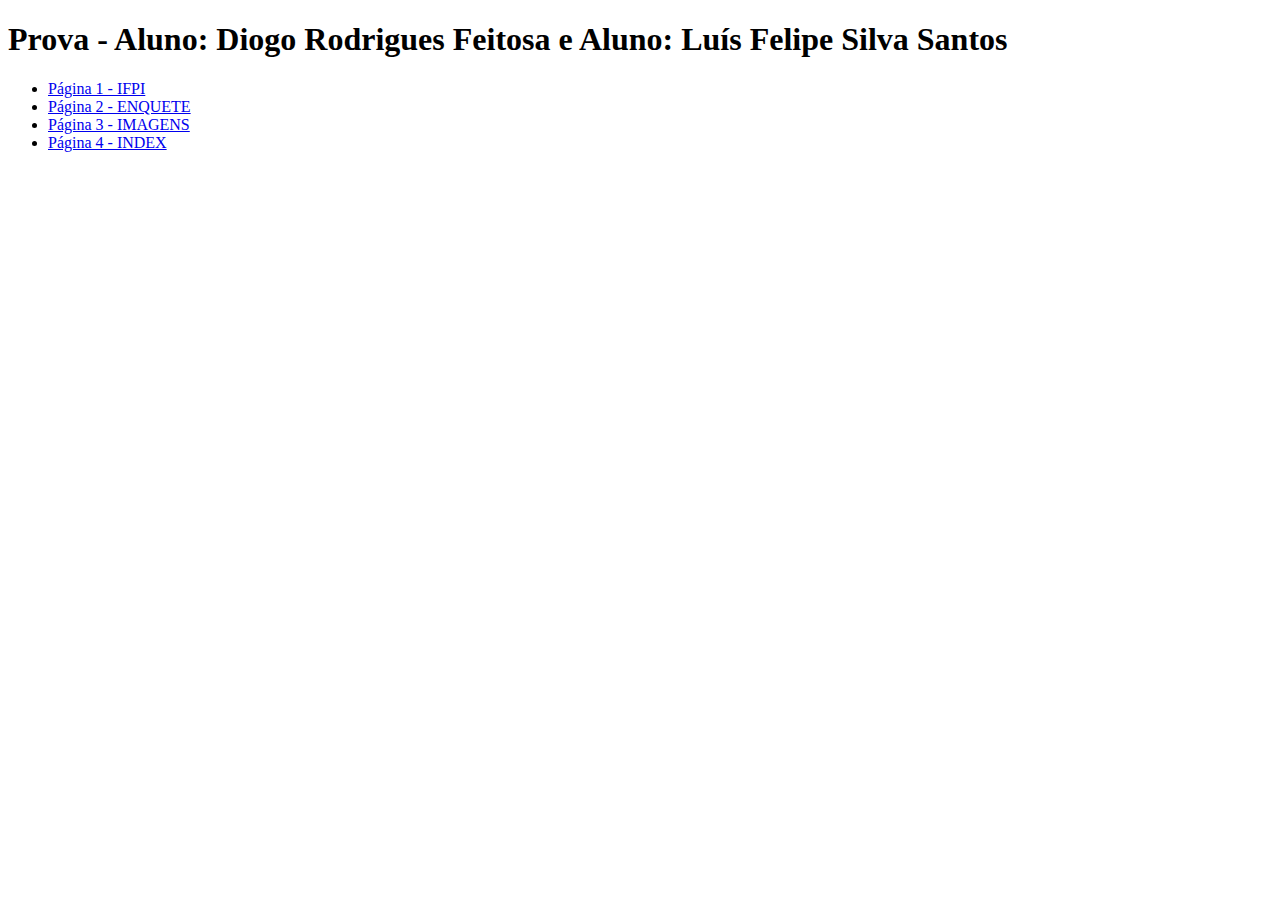
<file: PROVA/index.html>
<!DOCTYPE html>
<html lang="pt-br">
<head>
    <meta charset="UTF-8">
    <meta name="viewport" content="width=device-width, initial-scale=1.0">
    <link rel="stylesheet" href="style.css">
    <title>Página 3</title>
</head>
<body>
	<h1>Prova - Aluno: Diogo Rodrigues Feitosa e Aluno: Luís Felipe Silva Santos</h1>
	<ul>
		<li><a href="pagina1/ifpi.html" target="_blank">Página 1 - IFPI</a></li>
		<li><a href="pagina2/enquete.html" target="_blank">Página 2 - ENQUETE</a></li>
		<li><a href="pagina3/imagens.html" target="_blank">Página 3 - IMAGENS</a></li>
		<li><a href="index.html" target="_blank">Página 4 - INDEX</a></li>
	</ul>
</body>
</html>
</file>
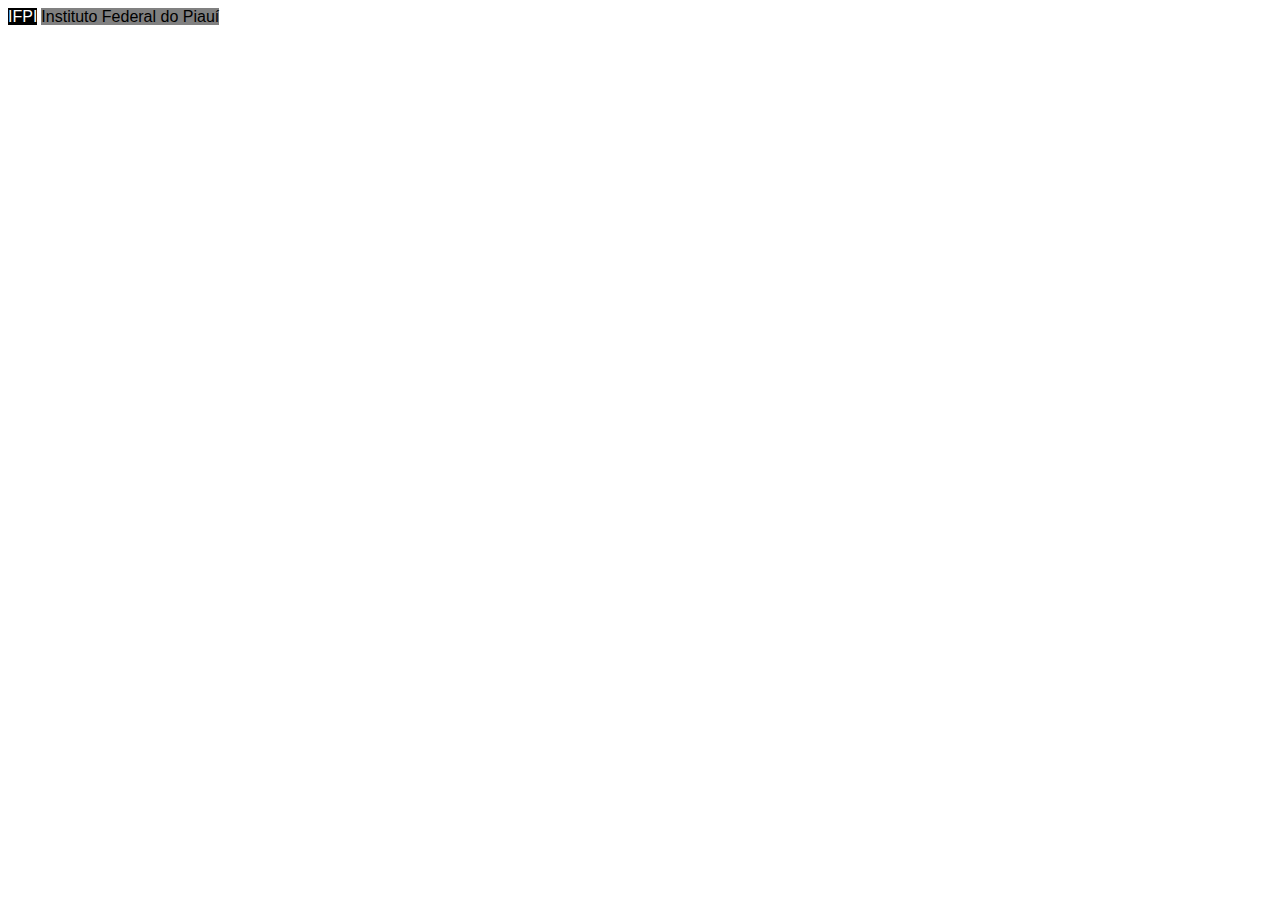
<file: PROVA/pagina1/ifpi.html>
<!DOCTYPE html>
<html lang="pt-br">
<head>
    <meta charset="UTF-8">
    <meta name="viewport" content="width=device-width, initial-scale=1.0">
    <link rel="stylesheet" href="style.css">
    <title>Página 1</title>
</head>
<body>
	<span class="cor1">IFPI</span> <span class="cor2">Instituto Federal do Piauí</span>
</body>
</html>
</file>
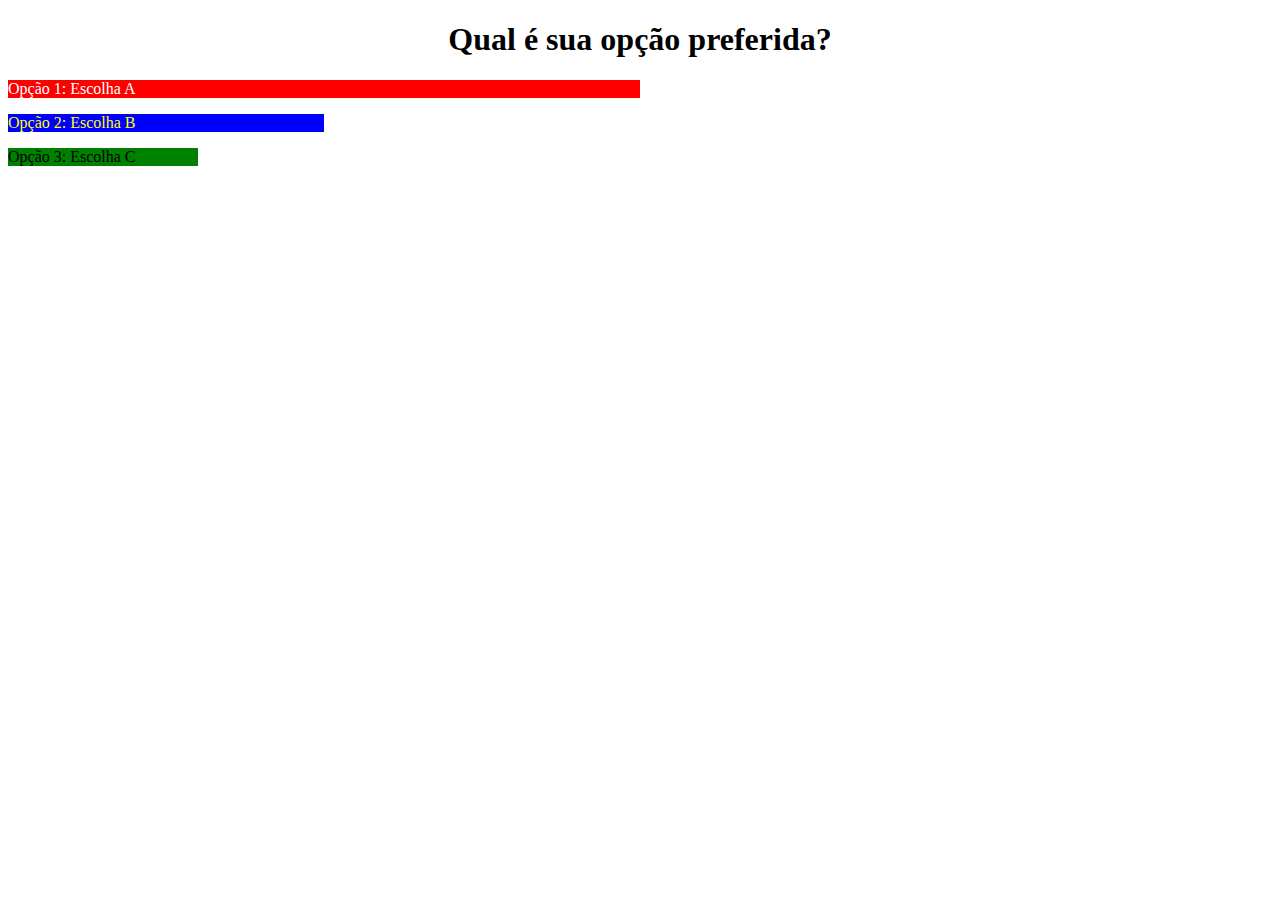
<file: PROVA/pagina2/enquete.html>
<!DOCTYPE html>
<html lang="pt-br">
<head>
    <meta charset="UTF-8">
    <meta name="viewport" content="width=device-width, initial-scale=1.0">
    <link rel="stylesheet" href="style.css">
    <title>Página 2</title>
</head>
<body>
	<h1>Qual é sua opção preferida?</h1>
	<p class="cor1">Opção 1: Escolha A</p>
	<p class="cor2">Opção 2: Escolha B</p>
	<p class="cor3">Opção 3: Escolha C</p>
</body>
</html>
</file>
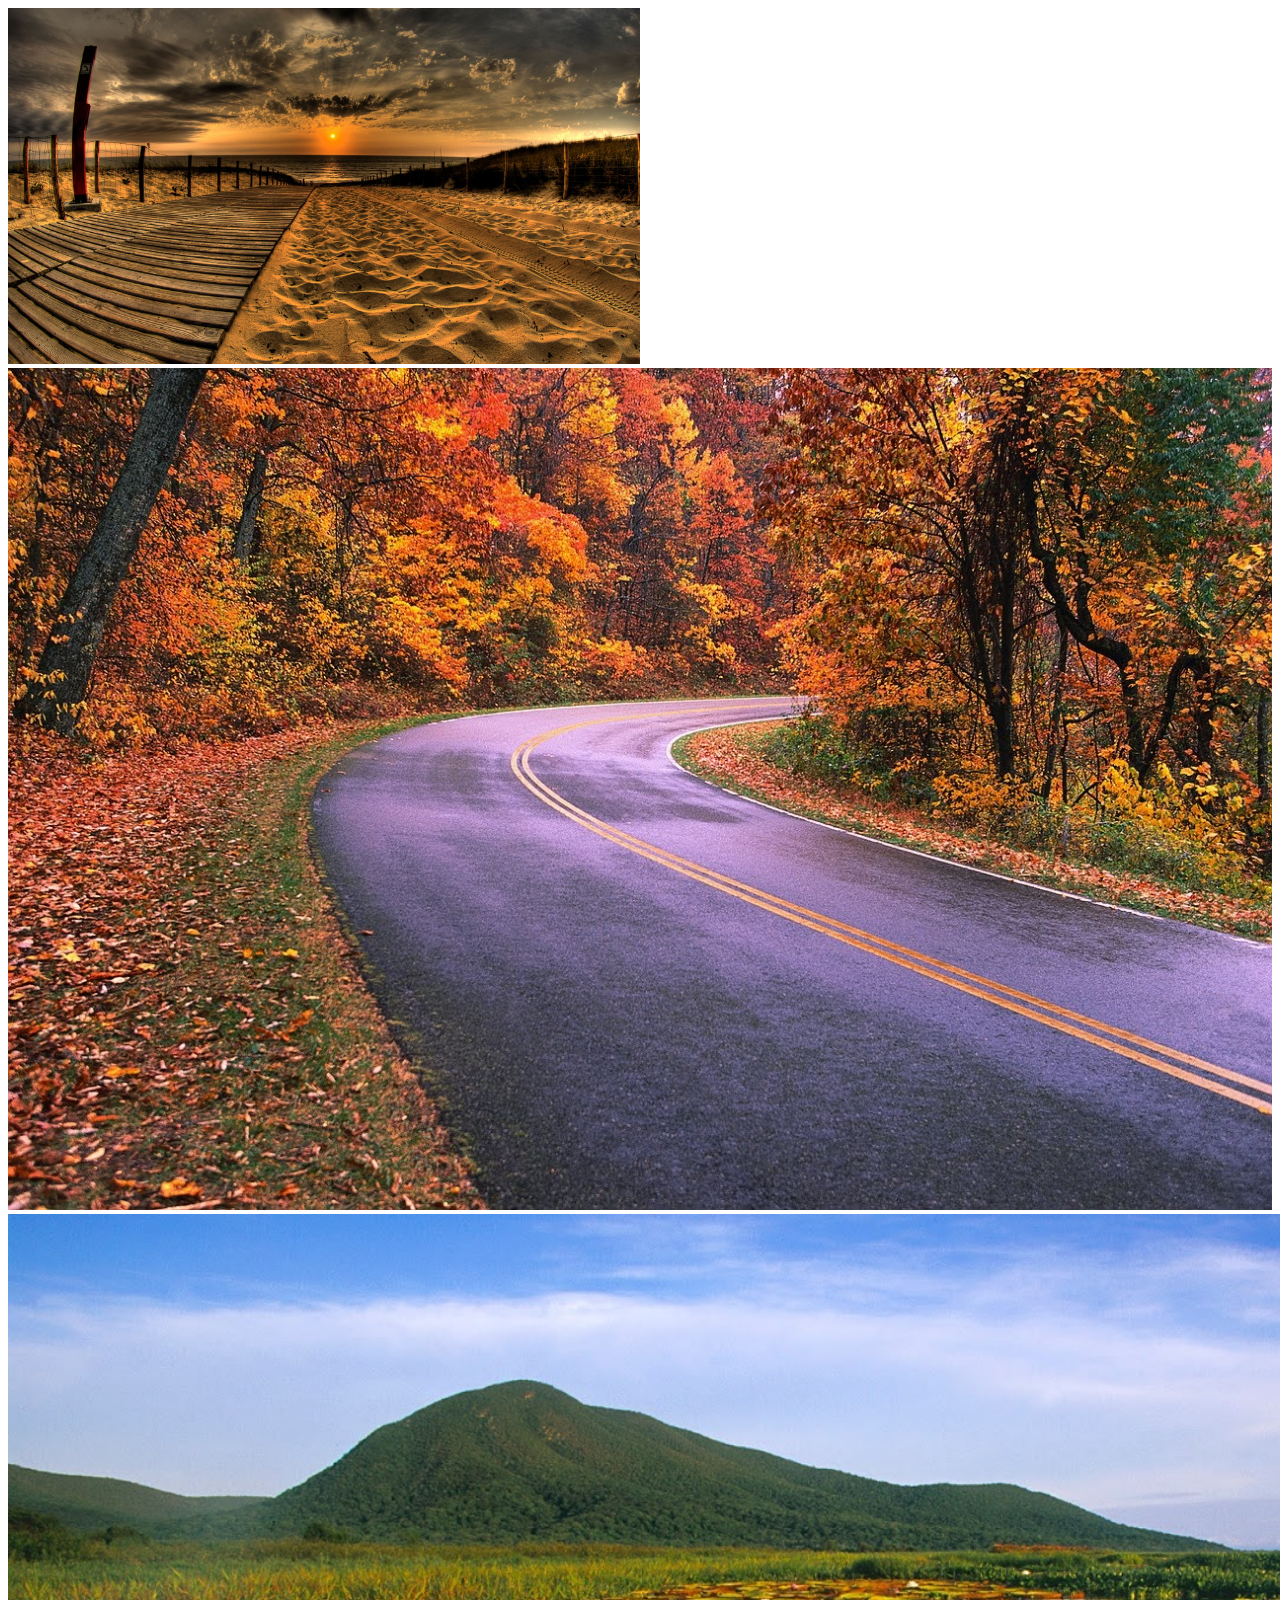
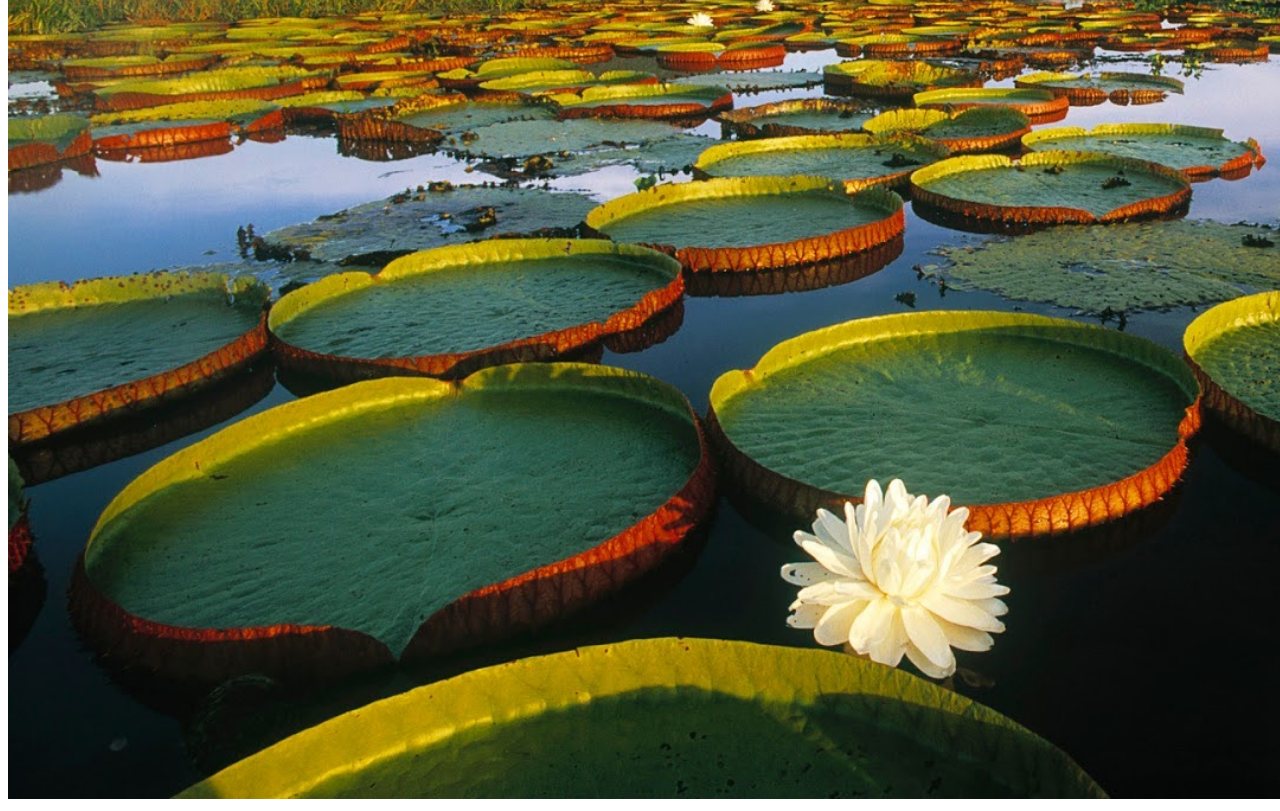
<file: PROVA/pagina3/imagens.html>
<!DOCTYPE html>
<html lang="pt-br">
<head>
    <meta charset="UTF-8">
    <meta name="viewport" content="width=device-width, initial-scale=1.0">
    <link rel="stylesheet" href="style.css">
    <title>Página 3</title>
</head>
<body>
	<img class="imagem1" src="imagem1.jpg" alt="imagem do mar">
	<img class="imagem2" src="imagem2.jpg" alt="imagem da estrada">
	<img class="imagem3" src="imagem3.jpg" alt="imagem das vitórias régias">
</body>
</html>
</file>
<file: PROVA/style.css>
a:hover { 
	color: red;
	text-decoration: underline;
}
</file>
<file: PROVA/pagina1/style.css>
.cor1{
	color: white;
	background-color: black;
	font-family: arial;
}
.cor2{
	font-family: arial;
	background-color: grey;
	color: black;
}
</file>
<file: PROVA/pagina2/style.css>
h1{
	text-align: center;
}

p{
	text-align: left;
}

.cor1{
	background-color: red;
	color: white;
	Width: 50%;
}
.cor2{
	color: yellow;
	background-color: blue;
	Width: 25%;
}
.cor3{
	background-color: green;
	color: black;
	Width: 15%;
}
</file>
<file: PROVA/pagina3/style.css>
.imagem1{
	width: 50%;
	height: 50%;
}

.imagem2{
	width: 100%;
	height: 100%;
}
.imagem3{
	width: 150%;
	height: 150%;
}
</file>
